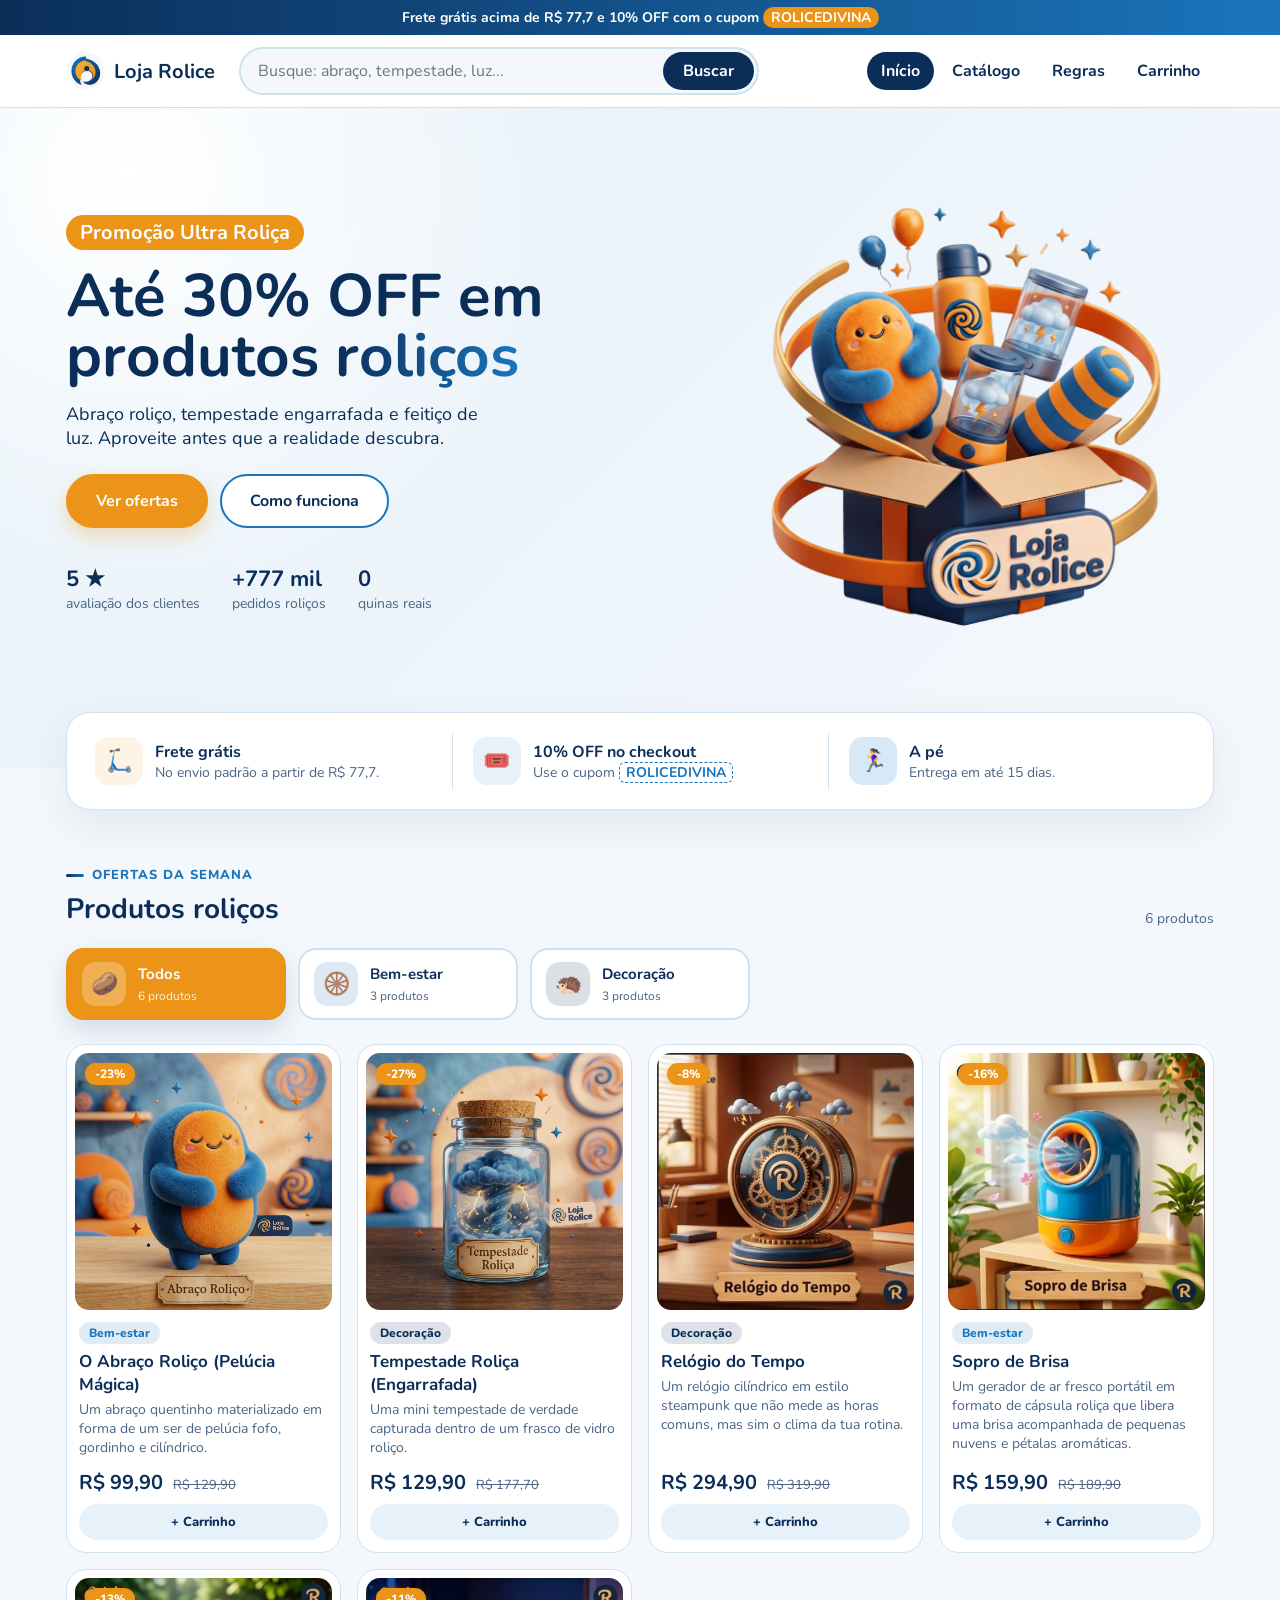
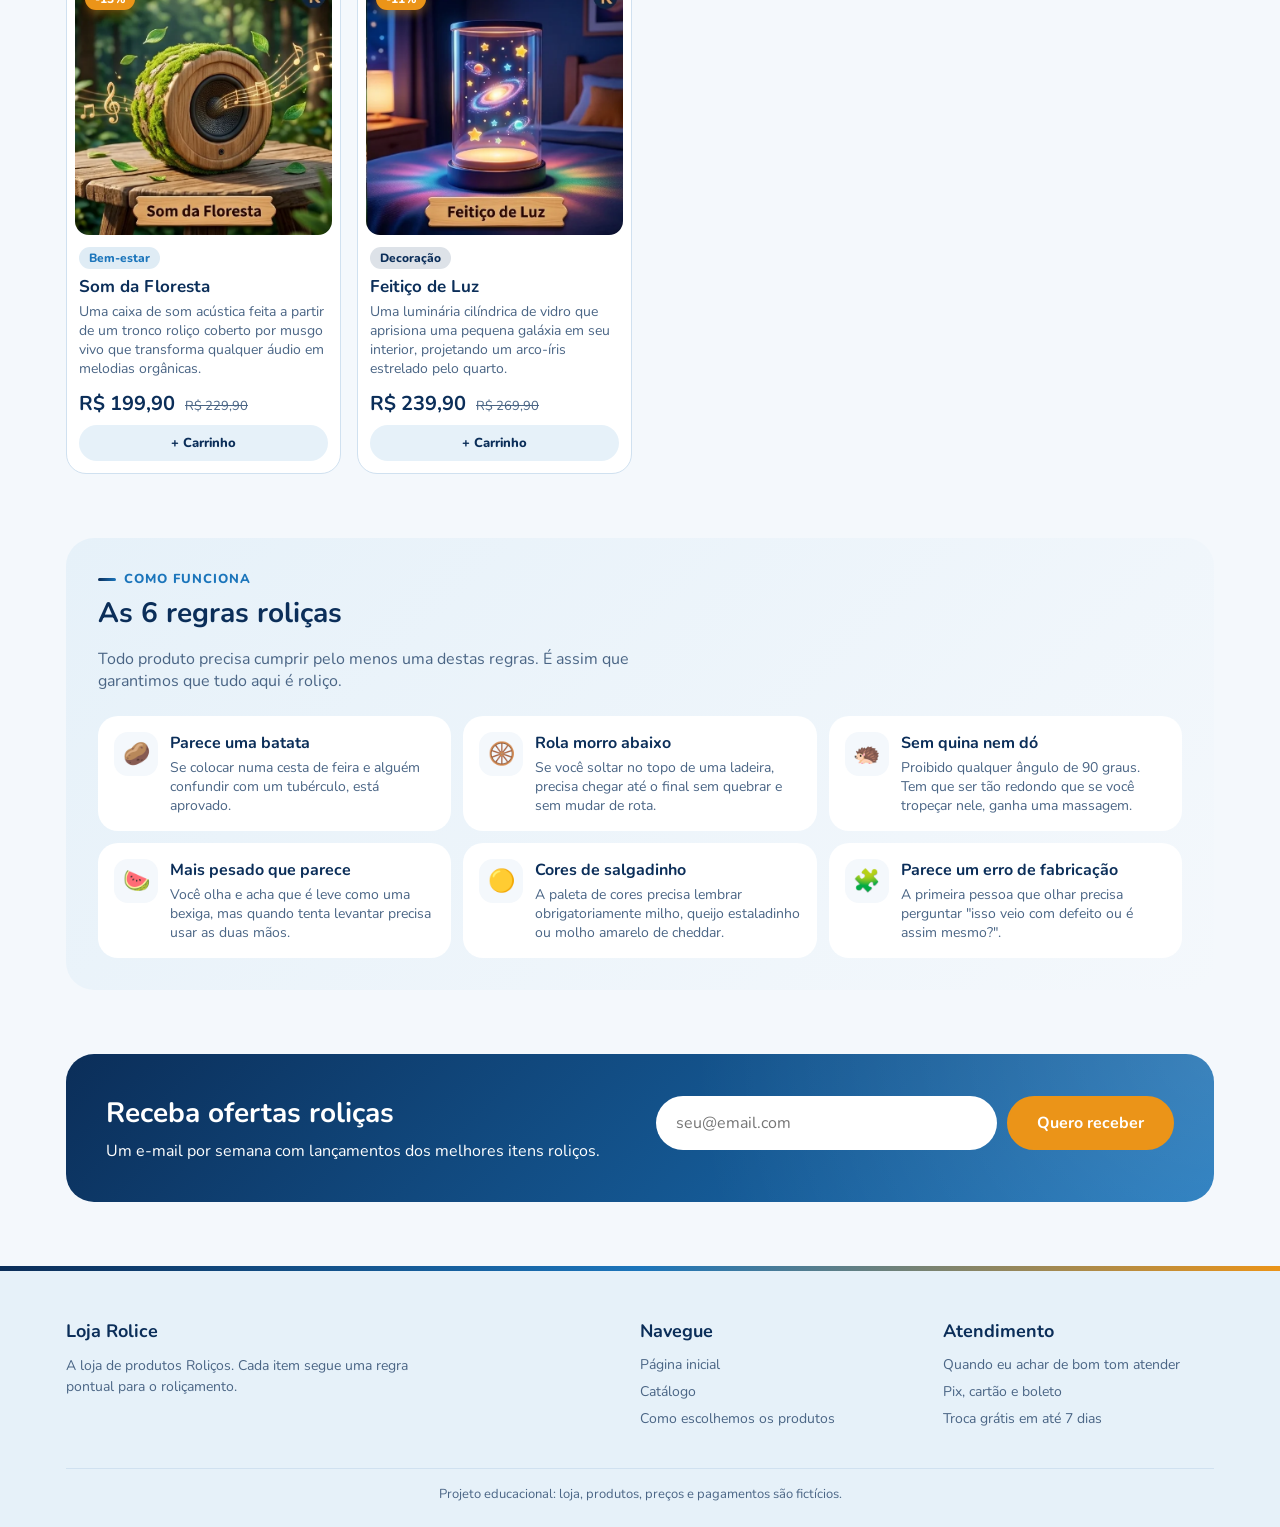
<file: Index.html>
<!DOCTYPE html>
<html lang="pt-br">

<head>
    <meta charset="UTF-8">
    <meta name="viewport" content="width=device-width, initial-scale=1.0">
    <title>Loja Rolice</title>
    <link rel="preconnect" href="https://fonts.googleapis.com">
    <link rel="preconnect" href="https://fonts.gstatic.com" crossorigin>
    <link rel="stylesheet" href="https://fonts.googleapis.com/css2?family=Nunito:wght@400;700;800&display=swap">
    <link rel="stylesheet" href="css/Styles.css">
    <link rel="icon" href="Img/favicon.svg" type="image/svg+xml">
</head>

<body>

    <p class="faixa-promo">
        Frete grátis acima de R$ 77,7 e 10% OFF com o cupom <strong>ROLICEDIVINA</strong>
    </p>

    <header>
        <div class="container cabecalho-linha">

            <a class="logo" href="Index.html">
                <img src="Img/favicon.svg" alt="Logotipo Loja Rolice">Loja Rolice
            </a>

            <form class="busca" action="Index.html">
                <label class="sr-only" for="busca">Buscar produtos</label>
                <input type="search" id="busca" name="busca" placeholder="Busque: abraço, tempestade, luz...">
                <button type="submit">Buscar</button>
            </form>

            <nav class="menu">
                <ul>
                    <li><a href="Index.html" aria-current="page">Início</a></li>
                    <li><a href="Index.html#catalogo">Catálogo</a></li>
                    <li><a href="Index.html#regras">Regras</a></li>
                    <li><a href="pages/Checkout.html">Carrinho <span class="carrinho-contador" hidden>0</span></a></li>
                </ul>
            </nav>

        </div>
    </header>

    <main>

        <section class="destaque">
            <div class="container destaque-conteudo">
                <div class="destaque-texto">
                    <p class="destaque-selo">Promoção Ultra Roliça</p>
                    <h1>Até 30% OFF em produtos <span class="destaque-cor">roliços</span></h1>
                    <p class="destaque-descricao">Abraço roliço, tempestade engarrafada e feitiço de luz. Aproveite
                        antes que a realidade descubra.</p>
                    <div class="destaque-botoes">
                        <a class="botao" href="#catalogo">Ver ofertas</a>
                        <a class="botao botao-claro" href="#regras">Como funciona</a>
                    </div>
                    <ul class="destaque-provas">
                        <li><strong>5 ★</strong> avaliação dos clientes</li>
                        <li><strong>+777 mil</strong> pedidos roliços</li>
                        <li><strong>0</strong> quinas reais</li>
                    </ul>
                </div>
                <img class="destaque-imagem" src="Img/caixa rolice.png"
                    alt="Caixa de produtos roliços, abraço roliço, tempestade roliça">
            </div>
        </section>

        <div class="container">

            <ul class="vantagens" aria-label="Vantagens">
                <li>
                    <span class="vantagens-icone" aria-hidden="true">🛴</span>
                    <div>
                        <strong>Frete grátis</strong>
                        <p>No envio padrão a partir de R$ 77,7.</p>
                    </div>
                </li>
                <li>
                    <span class="vantagens-icone" aria-hidden="true">🎟️</span>
                    <div>
                        <strong>10% OFF no checkout</strong>
                        <p>Use o cupom <strong>ROLICEDIVINA</strong></p>
                    </div>
                </li>
                <li>
                    <span class="vantagens-icone" aria-hidden="true">🏃‍♀️</span>
                    <div>
                        <strong>A pé</strong>
                        <p>Entrega em até 15 dias.</p>
                    </div>
                </li>
            </ul>

            <section class="secao" id="catalogo">
                <div class="secao-topo">
                    <div>
                        <p class="secao-rotulo">Ofertas da semana</p>
                        <h2>Produtos roliços</h2>
                    </div>
                    <p class="catalogo-contagem"></p>
                </div>

                <div class="filtros" role="group" aria-label="Filtrar por categoria"></div>

                <div class="produtos"></div>

                <p class="catalogo-vazio" hidden>Nenhum produto encontrado. Tente outra palavra ou categoria.</p>
            </section>

            <section class="secao regras" id="regras">
                <p class="secao-rotulo">Como funciona</p>
                <h2>As 6 regras roliças</h2>
                <p class="regras-intro">Todo produto precisa cumprir pelo menos uma destas regras. É assim que
                    garantimos que tudo aqui é roliço.</p>

                <ul class="regras-lista">
                    <li>
                        <span class="regras-icone" aria-hidden="true">🥔</span>
                        <div>
                            <strong>Parece uma batata</strong>
                            <p>Se colocar numa cesta de feira e alguém confundir com um tubérculo, está aprovado.</p>
                        </div>
                    </li>
                    <li>
                        <span class="regras-icone" aria-hidden="true">🛞</span>
                        <div>
                            <strong>Rola morro abaixo</strong>
                            <p>Se você soltar no topo de uma ladeira, precisa chegar até o final sem quebrar e sem mudar de rota.</p>
                        </div>
                    </li>
                    <li>
                        <span class="regras-icone" aria-hidden="true">🦔</span>
                        <div>
                            <strong>Sem quina nem dó</strong>
                            <p>Proibido qualquer ângulo de 90 graus. Tem que ser tão redondo que se você tropeçar nele, ganha uma massagem.</p>
                        </div>
                    </li>
                    <li>
                        <span class="regras-icone" aria-hidden="true">🍉</span>
                        <div>
                            <strong>Mais pesado que parece</strong>
                            <p>Você olha e acha que é leve como uma bexiga, mas quando tenta levantar precisa usar as duas mãos.</p>
                        </div>
                    </li>
                    <li>
                        <span class="regras-icone" aria-hidden="true">🟡</span>
                        <div>
                            <strong>Cores de salgadinho</strong>
                            <p>A paleta de cores precisa lembrar obrigatoriamente milho, queijo estaladinho ou molho amarelo de cheddar.</p>
                        </div>
                    </li>
                    <li>
                        <span class="regras-icone" aria-hidden="true">🧩</span>
                        <div>
                            <strong>Parece um erro de fabricação</strong>
                            <p>A primeira pessoa que olhar precisa perguntar "isso veio com defeito ou é assim mesmo?".</p>
                        </div>
                    </li>
                </ul>
            </section>

            <section class="secao novidades">
                <div class="novidades-texto">
                    <h2>Receba ofertas roliças</h2>
                    <p>Um e-mail por semana com lançamentos dos melhores itens roliços.</p>
                </div>
                <form class="novidades-form" novalidate>
                    <label class="sr-only" for="novidades-email">Seu e-mail</label>
                    <input type="email" id="novidades-email" name="email" placeholder="seu@email.com">
                    <button class="botao" type="submit">Quero receber</button>
                    <p class="novidades-mensagem" role="status"></p>
                </form>
            </section>

        </div>

    </main>

    <footer>
        <div class="container">

            <div class="rodape-grade">

                <section>
                    <h2>Loja Rolice</h2>
                    <p>A loja de produtos Roliços. Cada item segue uma regra pontual para o roliçamento.</p>
                </section>

                <nav>
                    <h2>Navegue</h2>
                    <ul>
                        <li><a href="Index.html">Página inicial</a></li>
                        <li><a href="Index.html#catalogo">Catálogo</a></li>
                        <li><a href="Index.html#regras">Como escolhemos os produtos</a></li>
                    </ul>
                </nav>

                <section>
                    <h2>Atendimento</h2>
                    <ul>
                        <li>Quando eu achar de bom tom atender</li>
                        <li>Pix, cartão e boleto</li>
                        <li>Troca grátis em até 7 dias</li>
                    </ul>
                </section>

            </div>

            <p class="rodape-aviso">Projeto educacional: loja, produtos, preços e pagamentos são fictícios.</p>

        </div>
    </footer>

    <script src="JavaScript/Produtos.js"></script>
    <script src="JavaScript/Carrinho.js"></script>
    <script src="JavaScript/Index.js"></script>

</body>
</html>
</file>
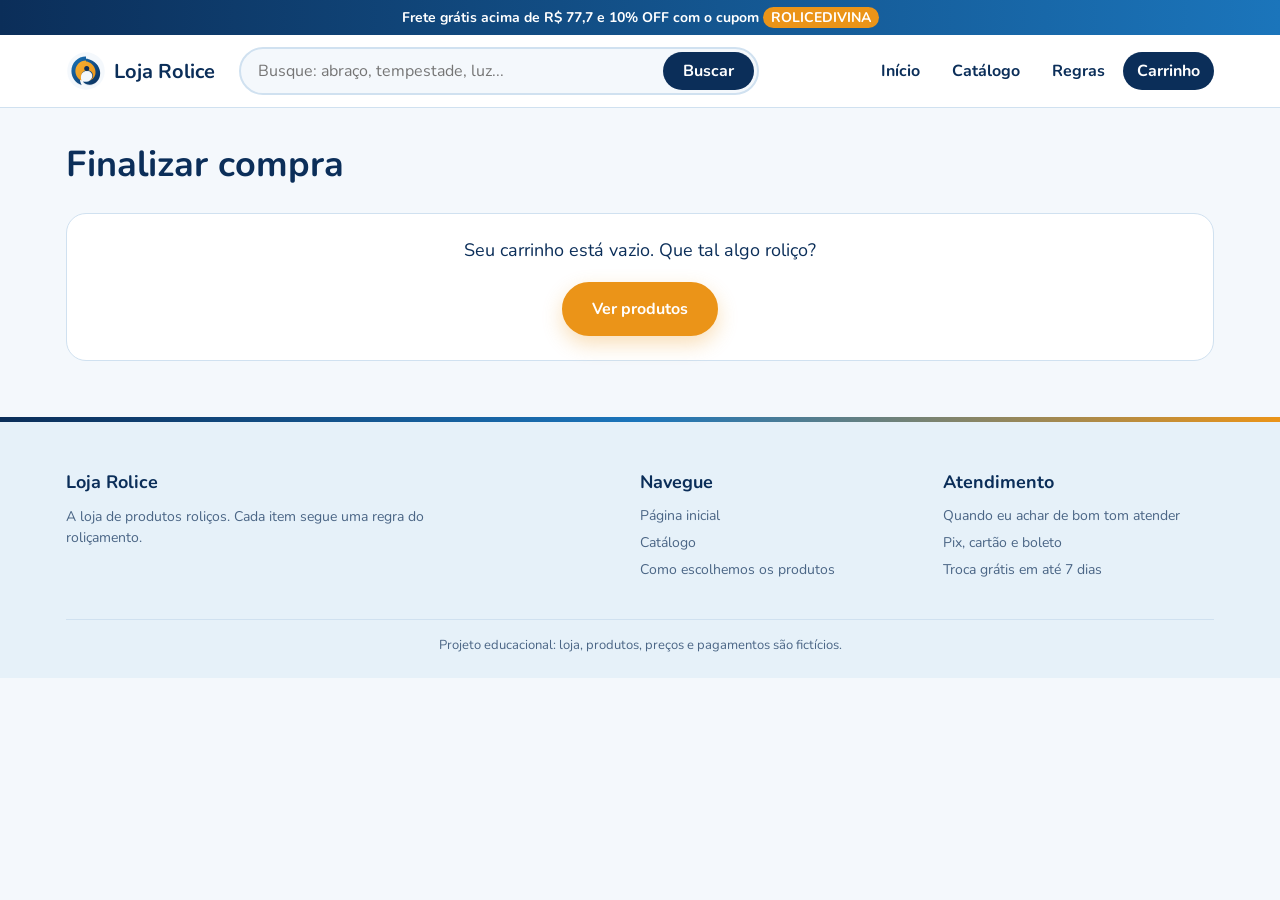
<file: pages/Checkout.html>
<!DOCTYPE html>
<html lang="pt-br">
<head>
    <meta charset="UTF-8">
    <meta name="viewport" content="width=device-width, initial-scale=1.0">
    <title>Finalizar compra | Loja Rolice</title>
    <link rel="preconnect" href="https://fonts.googleapis.com">
    <link rel="preconnect" href="https://fonts.gstatic.com" crossorigin>
    <link rel="stylesheet" href="https://fonts.googleapis.com/css2?family=Nunito:wght@400;700;800&display=swap">
    <link rel="stylesheet" href="../css/Styles.css">
    <link rel="icon" href="../Img/favicon.svg" type="image/svg+xml">
</head>
<body>

    <p class="faixa-promo">
        Frete grátis acima de R$ 77,7 e 10% OFF com o cupom <strong>ROLICEDIVINA</strong>
    </p>

    <header>
        <div class="container cabecalho-linha">

            <a class="logo" href="../Index.html">
                <img src="../Img/favicon.svg" alt="Logotipo Loja Rolice">Loja Rolice
            </a>

            <form class="busca" action="../Index.html">
                <label class="sr-only" for="busca">Buscar produtos</label>
                <input type="search" id="busca" name="busca" placeholder="Busque: abraço, tempestade, luz...">
                <button type="submit">Buscar</button>
            </form>

            <nav class="menu">
                <ul>
                    <li><a href="../Index.html">Início</a></li>
                    <li><a href="../Index.html#catalogo">Catálogo</a></li>
                    <li><a href="../Index.html#regras">Regras</a></li>
                    <li><a href="Checkout.html" aria-current="page">Carrinho <span class="carrinho-contador" hidden>0</span></a></li>
                </ul>
            </nav>

        </div>
    </header>

    <main class="pagina">
        <div class="container">

            <h1 class="pagina-titulo">Finalizar compra</h1>

            <section class="carrinho-vazio painel" hidden>
                <p>Seu carrinho está vazio. Que tal algo roliço?</p>
                <a class="botao" href="../Index.html#catalogo">Ver produtos</a>
            </section>

            <div class="checkout">

                <form class="checkout-form" novalidate>

                    <fieldset class="painel">
                        <legend>1. Seus dados</legend>

                        <div class="campo">
                            <label for="nome">Nome completo</label>
                            <input type="text" id="nome" name="nome" autocomplete="name">
                            <p class="campo-erro"></p>
                        </div>

                        <div class="campos-linha">
                            <div class="campo">
                                <label for="email">E-mail</label>
                                <input type="email" id="email" name="email" autocomplete="email">
                                <p class="campo-erro"></p>
                            </div>
                            <div class="campo">
                                <label for="telefone">Celular</label>
                                <input type="tel" id="telefone" name="telefone" autocomplete="tel" placeholder="(11) 91234-5678">
                                <p class="campo-erro"></p>
                            </div>
                        </div>
                    </fieldset>

                    <fieldset class="painel">
                        <legend>2. Entrega</legend>

                        <div class="campos-linha">
                            <div class="campo">
                                <label for="cep">CEP</label>
                                <input type="text" id="cep" name="cep" inputmode="numeric" placeholder="00000-000" maxlength="9" autocomplete="postal-code">
                                <p class="campo-erro"></p>
                                <p class="campo-info" role="status"></p>
                            </div>
                            <div class="campo">
                                <label for="cidade">Cidade / UF</label>
                                <input type="text" id="cidade" name="cidade" placeholder="São Paulo / SP">
                                <p class="campo-erro"></p>
                            </div>
                        </div>

                        <div class="campos-linha">
                            <div class="campo campo-largo">
                                <label for="endereco">Endereço</label>
                                <input type="text" id="endereco" name="endereco" autocomplete="street-address">
                                <p class="campo-erro"></p>
                            </div>
                            <div class="campo">
                                <label for="numero">Número</label>
                                <input type="text" id="numero" name="numero">
                                <p class="campo-erro"></p>
                            </div>
                        </div>

                        <p class="opcoes-titulo">Tipo de entrega</p>
                        <div class="opcoes">
                            <label class="opcao">
                                <input type="radio" name="frete" value="padrao" checked>
                                <span>
                                    <strong>Padrão</strong>
                                    <small>25 a 30 dias úteis · grátis acima de R$ 77,7</small>
                                </span>
                                <span class="opcao-preco" data-frete="padrao"></span>
                            </label>
                            <label class="opcao">
                                <input type="radio" name="frete" value="rapida">
                                <span>
                                    <strong>A pé</strong>
                                    <small>Em até 15 dias, sem trânsito</small>
                                </span>
                                <span class="opcao-preco" data-frete="rapida"></span>
                            </label>
                        </div>
                    </fieldset>

                    <fieldset class="painel">
                        <legend>3. Pagamento</legend>

                        <div class="opcoes">
                            <label class="opcao">
                                <input type="radio" name="pagamento" value="pix" checked>
                                <span><strong>Pix</strong><small>Aprovação na hora</small></span>
                            </label>
                            <label class="opcao">
                                <input type="radio" name="pagamento" value="cartao">
                                <span><strong>Cartão de crédito</strong><small>Até 10x sem juros</small></span>
                            </label>
                            <label class="opcao">
                                <input type="radio" name="pagamento" value="boleto">
                                <span><strong>Boleto</strong><small>Vence em 3 dias úteis</small></span>
                            </label>
                        </div>

                        <div class="cartao-campos" hidden>
                            <div class="campo">
                                <label for="cartao-numero">Número do cartão</label>
                                <input type="text" id="cartao-numero" name="cartao-numero" inputmode="numeric" placeholder="0000 0000 0000 0000" maxlength="19" autocomplete="cc-number">
                                <p class="campo-erro"></p>
                            </div>
                            <div class="campos-linha">
                                <div class="campo">
                                    <label for="cartao-validade">Validade</label>
                                    <input type="text" id="cartao-validade" name="cartao-validade" inputmode="numeric" placeholder="MM/AA" maxlength="5" autocomplete="cc-exp">
                                    <p class="campo-erro"></p>
                                </div>
                                <div class="campo">
                                    <label for="cartao-cvv">CVV</label>
                                    <input type="text" id="cartao-cvv" name="cartao-cvv" inputmode="numeric" placeholder="123" maxlength="3" autocomplete="cc-csc">
                                    <p class="campo-erro"></p>
                                </div>
                            </div>
                        </div>
                    </fieldset>

                    <button class="botao botao-grande" type="submit">Confirmar pedido</button>
                </form>

                <aside class="resumo painel">
                    <h2>Resumo do pedido</h2>

                    <ul class="resumo-itens"></ul>

                    <form class="cupom">
                        <label for="cupom">Cupom de desconto</label>
                        <div class="cupom-linha">
                            <input type="text" id="cupom" name="cupom" placeholder="ROLICEDIVINA">
                            <button type="submit">Aplicar</button>
                        </div>
                        <p class="cupom-mensagem" role="status"></p>
                    </form>

                    <dl class="resumo-totais">
                        <div><dt>Subtotal</dt><dd class="total-subtotal"></dd></div>
                        <div><dt>Desconto</dt><dd class="total-desconto"></dd></div>
                        <div><dt>Frete</dt><dd class="total-frete"></dd></div>
                        <div class="resumo-total"><dt>Total</dt><dd class="total-geral"></dd></div>
                    </dl>
                </aside>

            </div>

        </div>
    </main>

    <footer>
        <div class="container">

            <div class="rodape-grade">

                <section>
                    <h2>Loja Rolice</h2>
                    <p>A loja de produtos roliços. Cada item segue uma regra do roliçamento.</p>
                </section>

                <nav>
                    <h2>Navegue</h2>
                    <ul>
                        <li><a href="../Index.html">Página inicial</a></li>
                        <li><a href="../Index.html#catalogo">Catálogo</a></li>
                        <li><a href="../Index.html#regras">Como escolhemos os produtos</a></li>
                    </ul>
                </nav>

                <section>
                    <h2>Atendimento</h2>
                    <ul>
                        <li>Quando eu achar de bom tom atender</li>
                        <li>Pix, cartão e boleto</li>
                        <li>Troca grátis em até 7 dias</li>
                    </ul>
                </section>

            </div>

            <p class="rodape-aviso">Projeto educacional: loja, produtos, preços e pagamentos são fictícios.</p>

        </div>
    </footer>

    <script src="../JavaScript/Produtos.js"></script>
    <script src="../JavaScript/Carrinho.js"></script>
    <script src="../JavaScript/Checkout.js"></script>

</body>
</html>
</file>
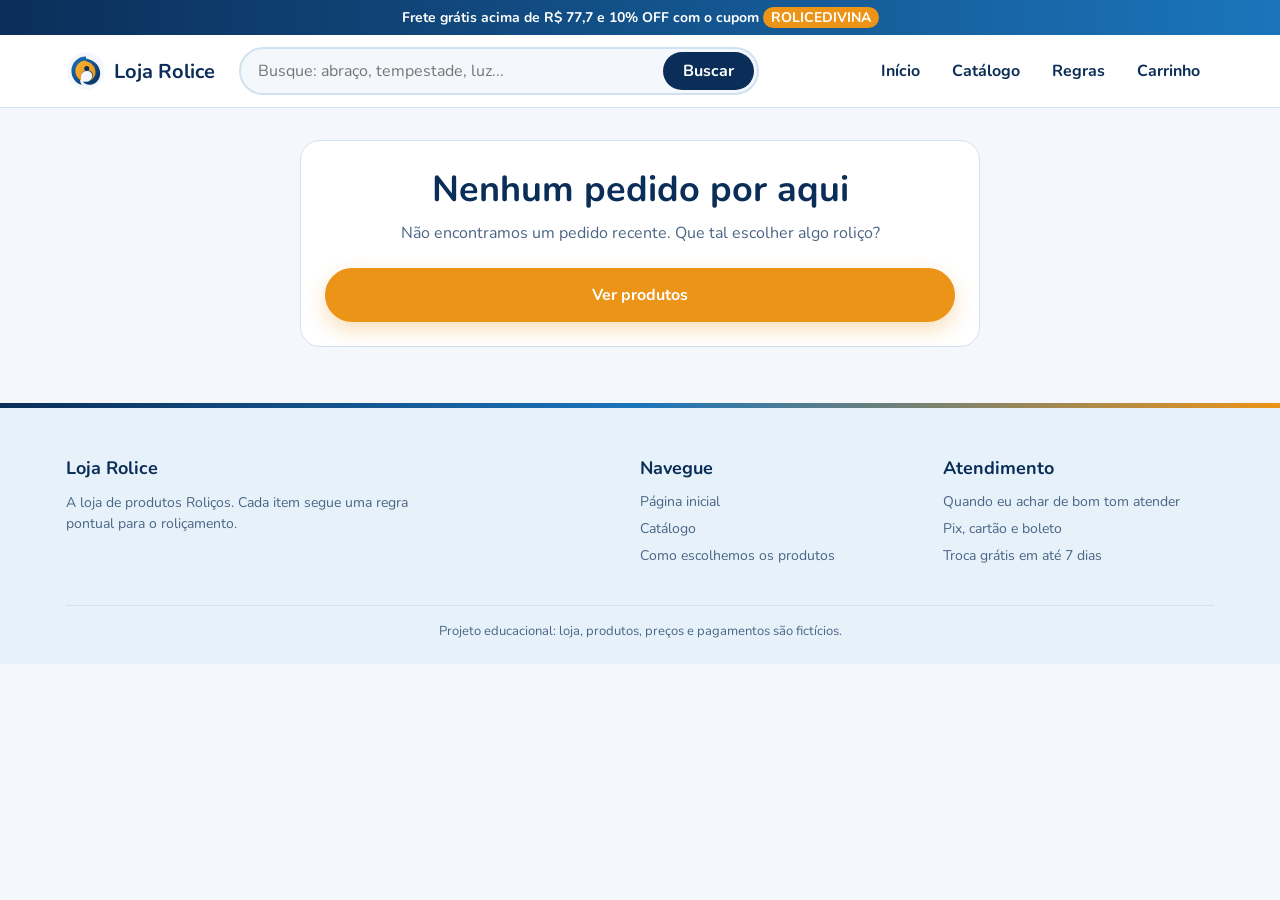
<file: pages/Sucesso.html>
<!DOCTYPE html>
<html lang="pt-br">
<head>
    <meta charset="UTF-8">
    <meta name="viewport" content="width=device-width, initial-scale=1.0">
    <title>Pedido confirmado | Loja Rolice</title>
    <link rel="preconnect" href="https://fonts.googleapis.com">
    <link rel="preconnect" href="https://fonts.gstatic.com" crossorigin>
    <link rel="stylesheet" href="https://fonts.googleapis.com/css2?family=Nunito:wght@400;700;800&display=swap">
    <link rel="stylesheet" href="../css/Styles.css">
    <link rel="icon" href="../Img/favicon.svg" type="image/svg+xml">
</head>
<body>

    <p class="faixa-promo">
        Frete grátis acima de R$ 77,7 e 10% OFF com o cupom <strong>ROLICEDIVINA</strong>
    </p>

    <header>
        <div class="container cabecalho-linha">

            <a class="logo" href="../Index.html">
                <img src="../Img/favicon.svg" alt="Logotipo Loja Rolice">Loja Rolice
            </a>

            <form class="busca" action="../Index.html">
                <label class="sr-only" for="busca">Buscar produtos</label>
                <input type="search" id="busca" name="busca" placeholder="Busque: abraço, tempestade, luz...">
                <button type="submit">Buscar</button>
            </form>

            <nav class="menu">
                <ul>
                    <li><a href="../Index.html">Início</a></li>
                    <li><a href="../Index.html#catalogo">Catálogo</a></li>
                    <li><a href="../Index.html#regras">Regras</a></li>
                    <li><a href="Checkout.html">Carrinho <span class="carrinho-contador" hidden>0</span></a></li>
                </ul>
            </nav>

        </div>
    </header>

    <main class="pagina">
        <div class="container">

            <section class="sucesso painel">
                <p class="sucesso-icone" aria-hidden="true">✓</p>
                <h1>Pedido confirmado!</h1>
                <p class="sucesso-texto">Obrigado, <strong class="sucesso-nome"></strong>! Enviamos os detalhes para <strong class="sucesso-email"></strong>.</p>

                <dl class="sucesso-dados">
                    <div><dt>Número do pedido</dt><dd class="sucesso-numero"></dd></div>
                    <div><dt>Data</dt><dd class="sucesso-data"></dd></div>
                    <div><dt>Entrega</dt><dd class="sucesso-entrega"></dd></div>
                    <div><dt>Endereço</dt><dd class="sucesso-endereco"></dd></div>
                </dl>

                <div class="sucesso-pagamento"></div>

                <h2>Itens</h2>
                <ul class="resumo-itens"></ul>

                <dl class="resumo-totais">
                    <div><dt>Subtotal</dt><dd class="total-subtotal"></dd></div>
                    <div><dt>Desconto</dt><dd class="total-desconto"></dd></div>
                    <div><dt>Frete</dt><dd class="total-frete"></dd></div>
                    <div class="resumo-total"><dt>Total</dt><dd class="total-geral"></dd></div>
                </dl>

                <a class="botao" href="../Index.html">Voltar à loja</a>
            </section>

            <section class="sucesso painel sucesso-vazio" hidden>
                <h1>Nenhum pedido por aqui</h1>
                <p class="sucesso-texto">Não encontramos um pedido recente. Que tal escolher algo roliço?</p>
                <a class="botao" href="../Index.html#catalogo">Ver produtos</a>
            </section>

        </div>
    </main>

    <footer>
        <div class="container">

            <div class="rodape-grade">

                <section>
                    <h2>Loja Rolice</h2>
                    <p>A loja de produtos Roliços. Cada item segue uma regra pontual para o roliçamento.</p>
                </section>

                <nav>
                    <h2>Navegue</h2>
                    <ul>
                        <li><a href="../Index.html">Página inicial</a></li>
                        <li><a href="../Index.html#catalogo">Catálogo</a></li>
                        <li><a href="../Index.html#regras">Como escolhemos os produtos</a></li>
                    </ul>
                </nav>

                <section>
                    <h2>Atendimento</h2>
                    <ul>
                        <li>Quando eu achar de bom tom atender</li>
                        <li>Pix, cartão e boleto</li>
                        <li>Troca grátis em até 7 dias</li>
                    </ul>
                </section>

            </div>

            <p class="rodape-aviso">Projeto educacional: loja, produtos, preços e pagamentos são fictícios.</p>

        </div>
    </footer>

    <script src="../JavaScript/Produtos.js"></script>
    <script src="../JavaScript/Carrinho.js"></script>
    <script src="../JavaScript/Sucesso.js"></script>

</body>
</html>
</file>
<file: css/Styles.css>
/* ========== Base ========== */

* {
    margin: 0;
    padding: 0;
    box-sizing: border-box;
}

body {
    font-family: "Nunito", Arial, sans-serif;
    color: #0b2e59;
    background-color: #f4f8fc;
}

[hidden] {
    display: none !important;
}

button {
    cursor: pointer;
}

img {
    display: block;
    max-width: 100%;
}

.container {
    max-width: 1180px;
    margin: 0 auto;
    padding: 0 16px;
}

.sr-only {
    position: absolute;
    width: 1px;
    height: 1px;
    overflow: hidden;
    clip: rect(0, 0, 0, 0);
    white-space: nowrap;
}

.botao {
    display: inline-block;
    padding: 14px 28px;
    border-radius: 999px;
    border: 2px solid #eb9418;
    background-color: #eb9418;
    color: #ffffff;
    font: inherit;
    font-weight: bold;
    text-align: center;
    text-decoration: none;
    box-shadow: 0 8px 20px rgba(235, 148, 24, 0.3);
    transition: background-color 0.2s, transform 0.2s;
}

.botao:hover {
    background-color: #c77b0f;
    border-color: #c77b0f;
    transform: translateY(-2px);
}

.botao-claro {
    background-color: #ffffff;
    color: #0b2e59;
    border-color: #1b75bb;
    box-shadow: none;
}

.botao-claro:hover {
    background-color: #e6f1f9;
    border-color: #0b2e59;
}

.botao-grande {
    width: 100%;
    padding: 18px;
    font-size: 18px;
}

.painel {
    padding: 24px;
    background-color: #ffffff;
    border: 1px solid #d0e1f0;
    border-radius: 20px;
}

.pagina {
    padding: 32px 0 56px;
}

.pagina-titulo {
    margin-bottom: 24px;
    font-size: 36px;
}


/* ========== Faixa de promoção ========== */

.faixa-promo {
    background-image: linear-gradient(90deg, #0b2e59, #1b75bb);
    color: #ffffff;
    text-align: center;
    font-size: 14px;
    font-weight: bold;
    padding: 8px 16px;
}

.faixa-promo strong {
    padding: 1px 8px;
    border-radius: 999px;
    background-color: #eb9418;
    color: #ffffff;
}


/* ========== Cabeçalho ========== */

header {
    padding: 12px 0;
    background-color: #ffffff;
    border-bottom: 1px solid #d0e1f0;
}

.cabecalho-linha {
    display: flex;
    align-items: center;
    gap: 24px;
}

.logo {
    display: flex;
    align-items: center;
    gap: 8px;
    color: #0b2e59;
    text-decoration: none;
    font-weight: bold;
    font-size: 20px;
}

.logo img {
    width: 40px;
    height: 40px;
}

.busca {
    flex: 1;
    max-width: 520px;
    display: flex;
    background-color: #f4f8fc;
    border: 2px solid #d0e1f0;
    border-radius: 999px;
    padding: 3px;
}

.busca input {
    flex: 1;
    border: 0;
    padding: 8px 14px;
    font: inherit;
    background-color: transparent;
}

.busca input:focus {
    outline: none;
}

.busca:focus-within {
    border-color: #1b75bb;
    background-color: #ffffff;
}

.busca button {
    border: 0;
    border-radius: 999px;
    padding: 0 20px;
    background-color: #0b2e59;
    color: #ffffff;
    font: inherit;
    font-weight: bold;
}

.busca button:hover {
    background-color: #1b75bb;
}

.menu {
    margin-left: auto;
}

.menu ul {
    display: flex;
    gap: 4px;
    list-style: none;
}

.menu a {
    display: block;
    padding: 8px 14px;
    border-radius: 999px;
    color: #0b2e59;
    text-decoration: none;
    font-weight: bold;
}

.menu a:hover {
    background-color: #e6f1f9;
}

.menu a[aria-current="page"] {
    background-color: #0b2e59;
    color: #ffffff;
}

.carrinho-contador {
    display: inline-block;
    min-width: 22px;
    padding: 1px 6px;
    margin-left: 2px;
    border-radius: 999px;
    background-color: #eb9418;
    color: #ffffff;
    font-size: 13px;
    text-align: center;
}


/* ========== Destaque ========== */

.destaque {
    padding: 56px 0 104px;
    background-color: #e6f1f9;
    background-image:
        radial-gradient(circle at 10% 10%, #ffffff 0, transparent 35%),
        linear-gradient(135deg, #e6f1f9 0%, #f4f8fc 100%);
}

.destaque-conteudo {
    display: flex;
    align-items: center;
    gap: 32px;
}

.destaque-texto {
    flex: 1;
}

.destaque img {
    width: 44%;
    max-width: 500px;
    margin: 0 auto;
}

.destaque-botoes {
    display: flex;
    flex-wrap: wrap;
    gap: 12px;
}

.destaque-provas {
    display: flex;
    flex-wrap: wrap;
    gap: 32px;
    margin-top: 36px;
    list-style: none;
    font-size: 14px;
    color: #4a6585;
}

.destaque-provas strong {
    display: block;
    font-size: 22px;
    color: #0b2e59;
}

.destaque-selo {
    display: inline-block;
    background-color: #eb9418;
    color: #ffffff;
    padding: 4px 14px;
    border-radius: 999px;
    font-size: 20px;
    font-weight: bold;
    margin-bottom: 16px;
}

.destaque h1 {
    font-size: 60px;
    line-height: 1;
    margin-bottom: 16px;
}

.destaque-cor {
    background-image: linear-gradient(90deg, #0b2e59, #1b75bb);
    -webkit-background-clip: text;
    background-clip: text;
    color: transparent;
}

.destaque-descricao {
    font-size: 18px;
    max-width: 420px;
    margin-bottom: 24px;
}


/* ========== Vantagens ========== */

.vantagens {
    position: relative;
    display: grid;
    grid-template-columns: repeat(3, 1fr);
    list-style: none;
    margin: -56px 0 56px;
    padding: 20px 8px;
    background-color: #ffffff;
    border: 1px solid #d0e1f0;
    border-radius: 24px;
    box-shadow: 0 16px 40px rgba(11, 46, 89, 0.08);
}

.vantagens li {
    display: flex;
    align-items: center;
    gap: 12px;
    padding: 4px 20px;
}

.vantagens li + li {
    border-left: 1px solid #d0e1f0;
}

.vantagens-icone {
    display: flex;
    align-items: center;
    justify-content: center;
    flex: none;
    width: 48px;
    height: 48px;
    background-color: #f4f8fc;
    border-radius: 14px;
    font-size: 22px;
}

.vantagens li:nth-child(1) .vantagens-icone { background-color: #fef4e6; }
.vantagens li:nth-child(2) .vantagens-icone { background-color: #e6f1f9; }
.vantagens li:nth-child(3) .vantagens-icone { background-color: #d7e8f7; }

.vantagens p {
    font-size: 14px;
    color: #4a6585;
}

.vantagens p strong {
    padding: 0 6px;
    border: 1.5px dashed #1b75bb;
    border-radius: 6px;
    color: #1b75bb;
}


/* ========== Seções do main ========== */

.secao {
    margin-bottom: 64px;
}

main h2 {
    font-size: 28px;
    margin-bottom: 16px;
}

.secao-topo {
    display: flex;
    align-items: flex-end;
    justify-content: space-between;
    gap: 12px;
    margin-bottom: 20px;
}

.secao-topo h2 {
    margin-bottom: 0;
}

.secao-rotulo {
    margin-bottom: 6px;
    font-size: 13px;
    font-weight: 800;
    text-transform: uppercase;
    letter-spacing: 1px;
    color: #1b75bb;
}

.secao-rotulo::before {
    content: "";
    display: inline-block;
    width: 18px;
    height: 3px;
    margin-right: 8px;
    vertical-align: middle;
    border-radius: 2px;
    background-image: linear-gradient(90deg, #0b2e59, #1b75bb);
}


/* ========== Catálogo ========== */

.catalogo-contagem {
    color: #4a6585;
    font-size: 14px;
}

.filtros {
    display: grid;
    grid-template-columns: repeat(5, 1fr);
    gap: 12px;
    margin-bottom: 24px;
}

.filtro {
    display: grid;
    grid-template-columns: auto 1fr;
    align-items: center;
    column-gap: 12px;
    padding: 12px 14px;
    border: 2px solid #d0e1f0;
    border-radius: 18px;
    background-color: #ffffff;
    color: #0b2e59;
    font: inherit;
    text-align: left;
    transition: transform 0.2s, border-color 0.2s, box-shadow 0.2s;
}

.filtro:hover {
    transform: translateY(-2px);
    border-color: var(--cor, #1b75bb);
}

.filtro[aria-pressed="true"] {
    background-color: var(--cor, #0b2e59);
    border-color: var(--cor, #0b2e59);
    color: #ffffff;
    box-shadow: 0 10px 24px rgba(11, 46, 89, 0.15);
}

.filtro-icone {
    grid-row: span 2;
    display: flex;
    align-items: center;
    justify-content: center;
    width: 44px;
    height: 44px;
    border-radius: 14px;
    background-color: color-mix(in srgb, var(--cor, #1b75bb) 15%, #ffffff);
    font-size: 22px;
}

.filtro strong {
    font-size: 15px;
}

.filtro-qtd {
    font-size: 12px;
    color: #4a6585;
}

.filtro[aria-pressed="true"] .filtro-icone {
    background-color: rgba(255, 255, 255, 0.25);
}

.filtro[aria-pressed="true"] .filtro-qtd {
    color: rgba(255, 255, 255, 0.85);
}

.catalogo-vazio {
    padding: 32px;
    text-align: center;
    color: #4a6585;
    background-color: #ffffff;
    border: 1px dashed #d0e1f0;
    border-radius: 20px;
}

.produtos {
    display: grid;
    grid-template-columns: repeat(4, 1fr);
    gap: 16px;
}

.card {
    display: flex;
    flex-direction: column;
    padding: 8px;
    background-color: #ffffff;
    border: 1px solid #d0e1f0;
    border-radius: 20px;
    transition: transform 0.2s, box-shadow 0.2s;
}

.card:hover {
    transform: translateY(-4px);
    box-shadow: 0 16px 32px rgba(11, 46, 89, 0.10);
}

.card-imagem {
    position: relative;
    display: block;
}

.card img {
    width: 100%;
    aspect-ratio: 1 / 1;
    object-fit: cover;
    border-radius: 14px;
}

.card-selo {
    position: absolute;
    top: 10px;
    left: 10px;
    padding: 3px 10px;
    border-radius: 999px;
    background-color: #eb9418;
    color: #ffffff;
    font-size: 12px;
    font-weight: 800;
    box-shadow: 0 4px 10px rgba(235, 148, 24, 0.4);
}

.card-categoria {
    align-self: flex-start;
    margin: 12px 4px 6px;
    padding: 3px 10px;
    border-radius: 999px;
    background-color: color-mix(in srgb, var(--cor, #1b75bb) 14%, #ffffff);
    color: var(--cor, #1b75bb);
    font-size: 12px;
    font-weight: 800;
}

.card-titulo {
    margin: 0 4px 4px;
    font-size: 17px;
}

.card-titulo a {
    color: #0b2e59;
    text-decoration: none;
}

.card-titulo a:hover {
    text-decoration: underline;
}

.card-descricao {
    margin: 0 4px 12px;
    font-size: 14px;
    color: #4a6585;
}

.card-compra {
    display: flex;
    flex-wrap: wrap;
    align-items: center;
    justify-content: space-between;
    gap: 8px;
    margin: auto 4px 4px;
}

.card-botao {
    width: 100%;
    padding: 9px 12px;
    border: 0;
    border-radius: 999px;
    background-color: #e6f1f9;
    color: #0b2e59;
    font: inherit;
    font-size: 13px;
    font-weight: 800;
    transition: background-color 0.2s, color 0.2s;
}

.card-botao:hover {
    background-color: #0b2e59;
    color: #ffffff;
}

.card-botao:disabled {
    background-color: #16a974;
    color: #ffffff;
    cursor: default;
}

.card-preco strong {
    font-size: 20px;
    color: #0b2e59;
}

.card-preco s {
    margin-left: 6px;
    font-size: 13px;
    color: #4a6585;
}


/* ========== Regras ========== */

.regras {
    padding: 32px;
    background-image: linear-gradient(135deg, #e6f1f9 0%, #f4f8fc 100%);
    border-radius: 28px;
}

.regras-intro {
    max-width: 560px;
    margin-bottom: 24px;
    color: #4a6585;
}

.regras-lista {
    display: grid;
    grid-template-columns: repeat(3, 1fr);
    gap: 12px;
    list-style: none;
}

.regras-lista li {
    display: flex;
    align-items: flex-start;
    gap: 12px;
    padding: 16px;
    background-color: #ffffff;
    border-radius: 20px;
}

.regras-icone {
    display: flex;
    align-items: center;
    justify-content: center;
    flex: none;
    width: 44px;
    height: 44px;
    border-radius: 14px;
    background-color: #f4f8fc;
    font-size: 22px;
}

.regras-lista strong {
    display: block;
    margin-bottom: 4px;
}

.regras-lista p {
    font-size: 14px;
    color: #4a6585;
}


/* ========== Novidades (newsletter) ========== */

.novidades {
    display: grid;
    grid-template-columns: 1fr 1fr;
    align-items: center;
    gap: 32px;
    padding: 40px;
    border-radius: 28px;
    background-image:
        radial-gradient(circle at 100% 0%, rgba(255, 255, 255, 0.15) 0, transparent 45%),
        linear-gradient(135deg, #0b2e59 0%, #1b75bb 100%);
    color: #ffffff;
}

.novidades h2 {
    margin-bottom: 8px;
    color: #ffffff;
}

.novidades-form {
    display: flex;
    flex-wrap: wrap;
    gap: 10px;
}

.novidades-form input {
    flex: 1;
    min-width: 200px;
    padding: 14px 20px;
    border: 0;
    border-radius: 999px;
    font: inherit;
}

.novidades-form input:focus {
    outline: 3px solid #eb9418;
}

.novidades .botao {
    border-color: #eb9418;
    background-color: #eb9418;
    color: #ffffff;
    box-shadow: none;
}

.novidades .botao:hover {
    border-color: #c77b0f;
    background-color: #c77b0f;
}

.novidades-mensagem {
    width: 100%;
    font-size: 14px;
    font-weight: bold;
    color: #ffffff;
}


/* ========== Rodapé ========== */

footer {
    padding: 48px 0 24px;
    background-color: #e6f1f9;
    color: #4a6585;
    border-top: 5px solid #0b2e59;
    border-image: linear-gradient(90deg, #0b2e59, #1b75bb, #eb9418) 1;
}

.rodape-grade {
    display: grid;
    grid-template-columns: 2fr 1fr 1fr;
    gap: 32px;
}

footer h2 {
    margin-bottom: 12px;
    font-size: 18px;
    color: #0b2e59;
}

.rodape-grade p {
    max-width: 360px;
    font-size: 14px;
    line-height: 1.5;
}

footer ul {
    list-style: none;
}

footer li {
    margin-bottom: 8px;
    font-size: 14px;
}

footer a {
    color: #4a6585;
    text-decoration: none;
}

footer a:hover {
    color: #1b75bb;
    text-decoration: underline;
}

.rodape-aviso {
    margin-top: 32px;
    padding-top: 16px;
    border-top: 1px solid #d0e1f0;
    text-align: center;
    font-size: 13px;
}


/* ========== Página do produto ========== */

.trilha {
    display: flex;
    flex-wrap: wrap;
    gap: 8px;
    margin-bottom: 24px;
    font-size: 14px;
    color: #4a6585;
}

.trilha a {
    color: #4a6585;
}

.trilha-atual {
    font-weight: bold;
    color: #0b2e59;
}

.produto {
    display: grid;
    grid-template-columns: 1fr 1fr;
    gap: 48px;
    align-items: start;
    margin-bottom: 56px;
}

.produto-imagem {
    width: 100%;
    aspect-ratio: 1 / 1;
    object-fit: cover;
    border-radius: 28px;
    border: 1px solid #d0e1f0;
}

.produto-categoria {
    margin-bottom: 8px;
    font-size: 14px;
    font-weight: 800;
    color: var(--cor, #4a6585);
    text-transform: uppercase;
    letter-spacing: 1px;
}

.produto-nome {
    margin-bottom: 12px;
    font-size: 40px;
    line-height: 1.1;
}

.produto-regra {
    display: inline-block;
    margin-bottom: 16px;
    padding: 4px 14px;
    border-radius: 999px;
    background-color: #eb9418;
    color: #ffffff;
    font-size: 14px;
}

.produto-descricao {
    margin-bottom: 24px;
    font-size: 18px;
    line-height: 1.5;
    color: #4a6585;
}

.produto-preco {
    display: flex;
    flex-wrap: wrap;
    align-items: baseline;
    gap: 10px;
}

.produto-preco strong {
    font-size: 36px;
    color: #0b2e59;
}

.produto-preco s {
    color: #4a6585;
}

.produto-economia {
    padding: 2px 10px;
    border-radius: 999px;
    background-color: #eb9418;
    color: #ffffff;
    font-size: 13px;
    font-weight: bold;
}

.produto-parcelas {
    margin-bottom: 24px;
    color: #4a6585;
}

.produto-compra {
    display: flex;
    flex-wrap: wrap;
    align-items: center;
    gap: 12px;
}

.produto-compra label {
    font-weight: bold;
}

.produto-compra input {
    width: 72px;
    padding: 12px;
    border: 2px solid #d0e1f0;
    border-radius: 14px;
    font: inherit;
    text-align: center;
}

.produto-aviso {
    min-height: 24px;
    margin: 12px 0 24px;
    font-weight: bold;
}

.produto-aviso a {
    color: #0b2e59;
}

.produto-info h2 {
    font-size: 20px;
    margin-bottom: 8px;
}

.produto-detalhes {
    padding-left: 20px;
    line-height: 1.8;
    color: #4a6585;
}

.produto-nao-encontrado {
    margin-bottom: 48px;
    text-align: center;
}

.produto-nao-encontrado p {
    margin: 12px 0 24px;
    color: #4a6585;
}


/* ========== Checkout ========== */

.carrinho-vazio {
    text-align: center;
}

.carrinho-vazio p {
    margin-bottom: 20px;
    font-size: 18px;
}

.checkout {
    display: grid;
    grid-template-columns: 1.4fr 1fr;
    gap: 24px;
    align-items: start;
}

.checkout-form {
    display: flex;
    flex-direction: column;
    gap: 20px;
}

.checkout-form fieldset {
    display: flex;
    flex-direction: column;
    gap: 16px;
}

.checkout-form legend {
    float: left;
    width: 100%;
    margin-bottom: 4px;
    font-size: 20px;
    font-weight: 800;
}

.campos-linha {
    display: flex;
    gap: 16px;
}

.campo {
    display: flex;
    flex-direction: column;
    flex: 1;
    gap: 6px;
}

.campo-largo {
    flex: 3;
}

.campo label,
.cupom label {
    font-size: 14px;
    font-weight: bold;
}

.campo input,
.cupom input {
    width: 100%;
    padding: 12px 14px;
    border: 2px solid #d0e1f0;
    border-radius: 14px;
    font: inherit;
    background-color: #ffffff;
}

.campo input:focus,
.cupom input:focus {
    outline: none;
    border-color: #1b75bb;
}

.campo input[aria-invalid="true"] {
    border-color: #c8213f;
}

.campo-erro {
    font-size: 13px;
    color: #c8213f;
}

.campo-erro:empty {
    display: none;
}

.campo-info {
    font-size: 13px;
    font-weight: bold;
    color: #16a974;
}

.campo-info:empty {
    display: none;
}

.opcoes-titulo {
    font-size: 14px;
    font-weight: bold;
}

.opcoes {
    display: flex;
    flex-direction: column;
    gap: 8px;
}

.opcao {
    display: flex;
    align-items: center;
    gap: 12px;
    padding: 14px 16px;
    border: 2px solid #d0e1f0;
    border-radius: 14px;
    cursor: pointer;
}

.opcao:has(input:checked) {
    border-color: #1b75bb;
    background-color: #f4f8fc;
}

.opcao input {
    accent-color: #0b2e59;
    width: 18px;
    height: 18px;
}

.opcao span {
    display: flex;
    flex-direction: column;
}

.opcao small {
    color: #4a6585;
}

.opcao-preco {
    margin-left: auto;
    font-weight: bold;
}

.cartao-campos {
    display: flex;
    flex-direction: column;
    gap: 16px;
}

.resumo {
    position: sticky;
    top: 16px;
}

.resumo h2,
.sucesso h2 {
    margin-bottom: 16px;
    font-size: 20px;
}

.resumo-itens {
    list-style: none;
    margin-bottom: 20px;
}

.resumo-item {
    display: flex;
    align-items: center;
    gap: 12px;
    padding: 12px 0;
    border-bottom: 1px solid #d0e1f0;
}

.resumo-item img {
    width: 56px;
    height: 56px;
    object-fit: cover;
    border-radius: 12px;
    flex: none;
}

.resumo-item-info {
    display: flex;
    flex-direction: column;
    gap: 6px;
    flex: 1;
    font-weight: bold;
}

.resumo-item-info a {
    color: #0b2e59;
    text-decoration: none;
}

.resumo-item-info a:hover {
    text-decoration: underline;
}

.resumo-item-info small {
    font-weight: normal;
    color: #4a6585;
}

.resumo-item-lado {
    display: flex;
    flex-direction: column;
    align-items: flex-end;
    gap: 6px;
}

.quantidade {
    display: inline-flex;
    align-items: center;
    gap: 10px;
    width: fit-content;
    padding: 2px;
    border: 1px solid #d0e1f0;
    border-radius: 999px;
}

.quantidade button {
    width: 26px;
    height: 26px;
    border: 0;
    border-radius: 50%;
    background-color: #e6f1f9;
    color: #0b2e59;
    font-size: 16px;
    font-weight: bold;
}

.quantidade button:hover {
    background-color: #d0e1f0;
}

.resumo-remover {
    border: 0;
    background: none;
    color: #4a6585;
    font: inherit;
    font-size: 13px;
    text-decoration: underline;
}

.resumo-remover:hover {
    color: #c8213f;
}

.cupom {
    display: flex;
    flex-direction: column;
    gap: 6px;
    margin-bottom: 20px;
}

.cupom-linha {
    display: flex;
    gap: 8px;
}

.cupom-linha input {
    text-transform: uppercase;
}

.cupom-linha button {
    padding: 0 18px;
    border: 0;
    border-radius: 14px;
    background-color: #0b2e59;
    color: #ffffff;
    font: inherit;
    font-weight: bold;
}

.cupom-linha button:hover {
    background-color: #1b75bb;
}

.cupom-mensagem {
    font-size: 13px;
    font-weight: bold;
}

.cupom-ok {
    color: #1f7a45;
}

.cupom-erro {
    color: #c8213f;
}

.resumo-totais div {
    display: flex;
    justify-content: space-between;
    padding: 6px 0;
    color: #4a6585;
}

.resumo-totais dd {
    font-weight: bold;
    color: #0b2e59;
}

.resumo-totais .resumo-total {
    margin-top: 8px;
    padding-top: 14px;
    border-top: 2px solid #0b2e59;
    font-size: 22px;
    font-weight: 800;
    color: #0b2e59;
}

.resumo-totais .resumo-total dd {
    color: #0b2e59;
}


/* ========== Sucesso ========== */

.sucesso {
    max-width: 680px;
    margin: 0 auto;
}

.sucesso-icone {
    display: flex;
    align-items: center;
    justify-content: center;
    width: 72px;
    height: 72px;
    margin: 0 auto 16px;
    border-radius: 50%;
    background-color: #1f7a45;
    color: #ffffff;
    font-size: 36px;
    font-weight: bold;
}

.sucesso h1 {
    margin-bottom: 8px;
    font-size: 36px;
    text-align: center;
}

.sucesso-texto {
    margin-bottom: 24px;
    text-align: center;
    color: #4a6585;
}

.sucesso-vazio {
    text-align: center;
}

.sucesso-dados {
    display: grid;
    grid-template-columns: 1fr 1fr;
    gap: 12px;
    margin-bottom: 20px;
}

.sucesso-dados div {
    padding: 12px 16px;
    border-radius: 14px;
    background-color: #f4f8fc;
}

.sucesso-dados dt {
    font-size: 13px;
    color: #4a6585;
}

.sucesso-dados dd {
    font-weight: bold;
}

.sucesso-pagamento {
    margin-bottom: 24px;
    padding: 16px;
    border: 2px dashed #d0e1f0;
    border-radius: 14px;
}

.sucesso-pagamento code {
    display: block;
    margin-top: 8px;
    padding: 10px;
    border-radius: 10px;
    background-color: #e6f1f9;
    font-size: 13px;
    word-break: break-all;
}

.sucesso .resumo-totais {
    margin-bottom: 24px;
}

.sucesso .botao {
    display: block;
}


/* ========== Responsividade ========== */

@media (max-width: 960px) {
    .destaque h1 {
        font-size: 44px;
    }

    .produtos {
        grid-template-columns: repeat(3, 1fr);
    }

    .regras-lista {
        grid-template-columns: repeat(2, 1fr);
    }

    .filtros {
        grid-template-columns: repeat(3, 1fr);
    }

    .novidades {
        grid-template-columns: 1fr;
        gap: 20px;
    }

    .produto {
        gap: 32px;
    }

    .checkout {
        grid-template-columns: 1fr;
    }

    .resumo {
        position: static;
        order: -1;
    }
}

@media (max-width: 720px) {
    .cabecalho-linha {
        flex-wrap: wrap;
        gap: 12px;
    }

    .busca {
        order: 3;
        flex-basis: 100%;
        max-width: none;
    }

    .menu {
        order: 2;
        width: 100%;
        margin-left: 0;
        overflow-x: auto;
    }

    .menu a {
        padding: 8px 10px;
        white-space: nowrap;
    }

    .destaque {
        padding: 32px 0 88px;
    }

    .destaque-conteudo {
        flex-direction: column-reverse;
        align-items: stretch;
    }

    .destaque img {
        width: 80%;
    }

    .destaque h1 {
        font-size: 36px;
    }

    .destaque-provas {
        display: grid;
        grid-template-columns: repeat(3, 1fr);
        gap: 12px;
        margin-top: 28px;
        font-size: 12px;
    }

    .destaque-provas strong {
        font-size: 18px;
    }

    .filtros {
        display: flex;
        overflow-x: auto;
        padding-bottom: 6px;
        margin-right: -16px;
    }

    .filtro {
        flex: none;
        min-width: 160px;
    }

    .vantagens {
        grid-template-columns: 1fr;
        margin-top: -48px;
        padding: 8px 16px;
    }

    .vantagens li {
        padding: 12px 0;
    }

    .vantagens li + li {
        border-left: 0;
        border-top: 1px solid #d0e1f0;
    }

    .secao {
        margin-bottom: 48px;
    }

    .novidades {
        padding: 28px 20px;
    }

    .produtos {
        grid-template-columns: repeat(2, 1fr);
    }

    .regras {
        padding: 20px;
    }

    .rodape-grade {
        grid-template-columns: 1fr;
        gap: 24px;
    }

    .produto {
        grid-template-columns: 1fr;
    }

    .produto-nome {
        font-size: 32px;
    }

    .pagina-titulo,
    .sucesso h1 {
        font-size: 28px;
    }

    .painel {
        padding: 18px;
    }

    .campos-linha {
        flex-direction: column;
    }

    .sucesso-dados {
        grid-template-columns: 1fr;
    }
}

@media (max-width: 480px) {
    .faixa-promo {
        font-size: 12px;
    }

    .regras-lista {
        grid-template-columns: 1fr;
    }

    .destaque-botoes .botao {
        flex: 1;
        padding: 14px 16px;
    }

    .novidades-form .botao {
        width: 100%;
    }

    .produtos {
        gap: 10px;
    }

    .card-titulo {
        font-size: 15px;
    }

    .card-descricao {
        display: none;
    }

    .card-preco strong {
        font-size: 17px;
    }

    .card-preco s {
        display: block;
        margin-left: 0;
    }

    .produto-compra .botao {
        flex: 1;
    }
}
</file>
